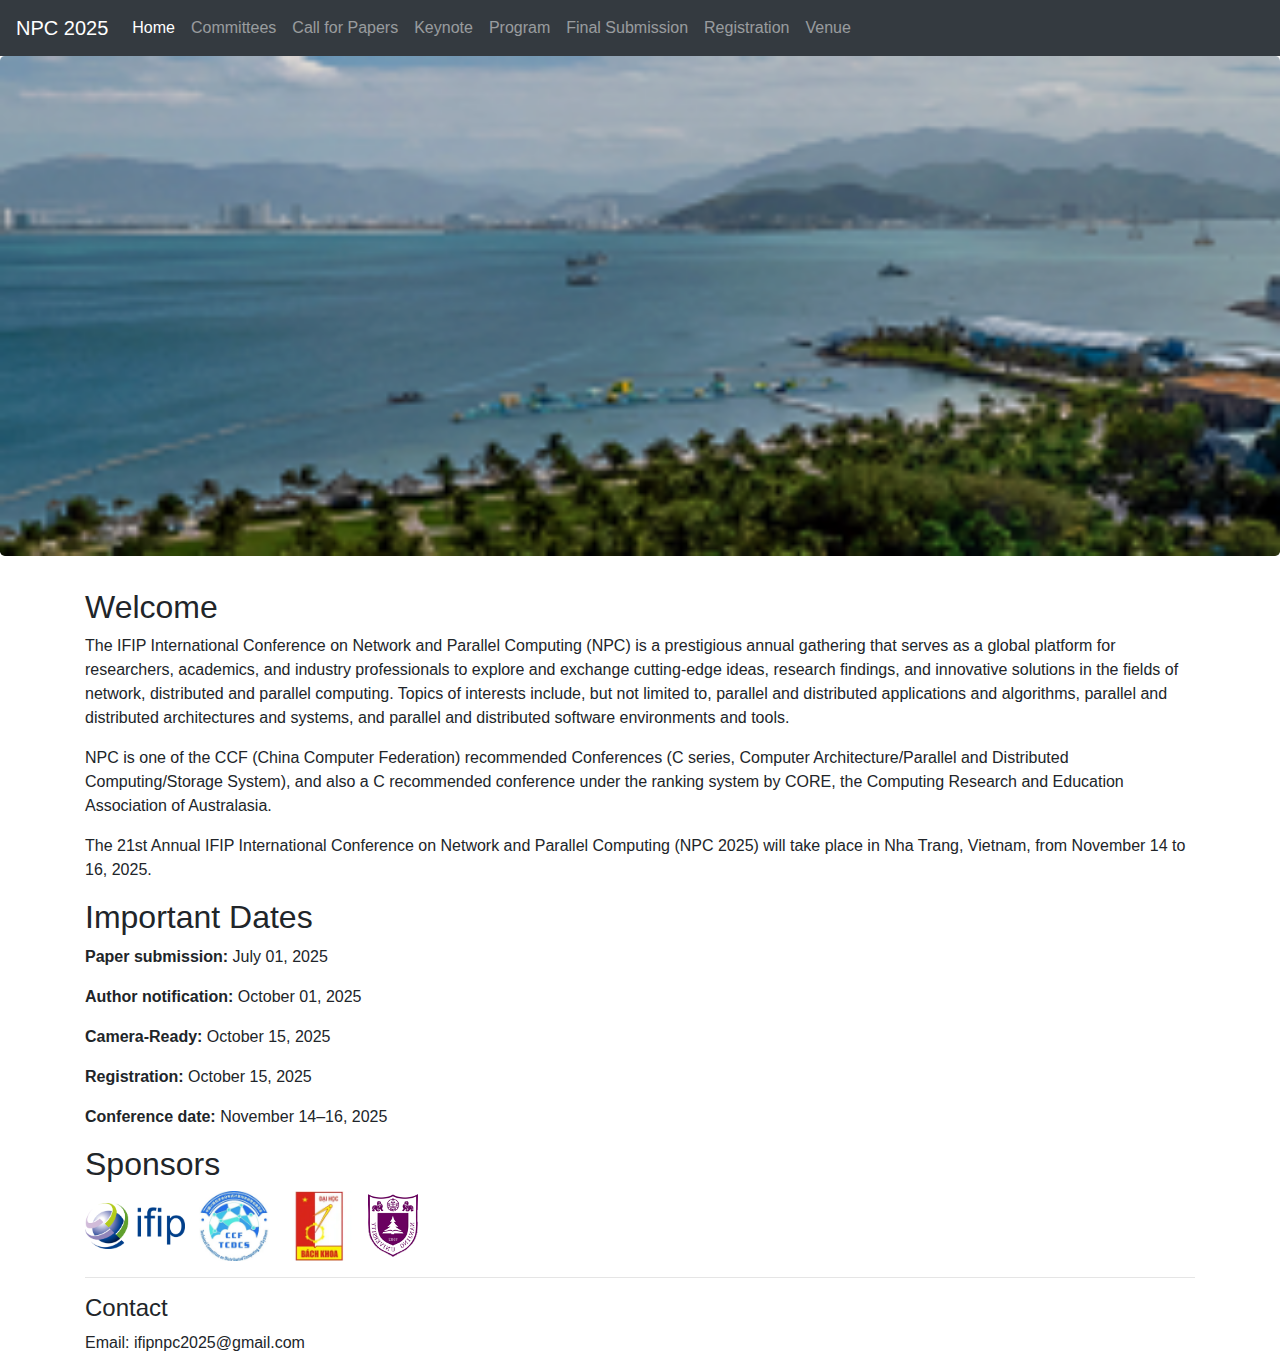
<file: index.html>
<!doctype html>
<html lang="en">

<head>
    <meta charset="utf-8">
    <meta name="viewport" content="width=device-width, initial-scale=1, shrink-to-fit=no">
    <meta name="description"
        content="">
    <title>NPC 2025</title>
    <link href="bootstrap.min.css" rel="stylesheet">
    <link href="jumbotron.css" rel="stylesheet">
</head>

<body>
    <nav class="navbar navbar-expand-md navbar-dark fixed-top bg-dark">
        <a class="navbar-brand" href="#">NPC 2025</a>
        <button class="navbar-toggler" type="button" data-toggle="collapse" data-target="#navbarNav"
            aria-controls="navbarNav" aria-expanded="false" aria-label="Toggle navigation">
            <span class="navbar-toggler-icon"></span>
        </button>
        <div class="collapse navbar-collapse" id="navbarNav">
            <ul class="navbar-nav mr-auto">
                <li class="nav-item active">
                    <a class="nav-link" href="index.html">Home</a>
                </li>
                <li class="nav-item">
                    <a class="nav-link" href="committees.html">Committees</a>
                </li>
                <li class="nav-item">
                    <a class="nav-link" href="call.html">Call for Papers</a>
                </li>
                <li class="nav-item">
                    <a class="nav-link" href="keynote.html">Keynote</a>
                </li>
                <li class="nav-item">
                    <a class="nav-link" href="program.html"> Program</a>
                </li>
                <li class="nav-item">
                    <a class="nav-link" href="submission.html">Final Submission</a>
                </li>
                <li class="nav-item">
                    <a class="nav-link" href="registration.html">Registration</a>
                </li>
                <li class="nav-item">
                    <a class="nav-link" href="venue.html">Venue</a>
                </li>
            </ul>
        </div>
    </nav>

    <main role="main">
        <div class="jumbotron" style="position: relative;">
            <div class="container" style="position: absolute; bottom: 10px; right: -550px;" >
               <!--  <FONT COLOR="white">
                <h2>NPC 2025</h2>
                <p> <h5></h5></p>
                <p><h4> Nha Trang, Vietnam, November 14-16, 2025 </h4></p>
            </div></font> -->
            </div>
        </div>

        <div class="container">
            <div class="row">
                <div class="col-md-12">
                    <h2>Welcome</h2>
                    <p>The IFIP International Conference on Network and Parallel Computing (NPC) is a prestigious annual gathering that serves as a global platform for researchers, academics, and industry professionals to explore and exchange cutting-edge ideas, research findings, and innovative solutions in the fields of network, distributed and parallel computing. Topics of interests include, but not limited to, parallel and distributed applications and algorithms, parallel and distributed architectures and systems, and parallel and distributed software environments and tools.</p>
                    <p>NPC is one of the CCF (China Computer Federation) recommended Conferences (C series, Computer Architecture/Parallel and Distributed Computing/Storage System), and also a C recommended conference under the ranking system by CORE, the Computing Research and Education Association of Australasia.</p>
                    <p>The 21st Annual IFIP International Conference on Network and Parallel Computing (NPC 2025) will take place in Nha Trang, Vietnam, from November 14 to 16, 2025.
                    </p>

            <h2>Important Dates</h2>
                <p><strong>Paper submission:</strong> July 01, 2025</p>
                <p><strong>Author notification:</strong> October 01, 2025</p>
                <p><strong>Camera-Ready:</strong> October 15, 2025</p>
                <p><strong>Registration:</strong> October 15, 2025</p>
                <p><strong>Conference date:</strong> November 14–16, 2025</p>
                </div>
            </div>
            <h2>Sponsors</h2>
                <img src="photo/s1.png" alt="Image 0" width="100" style="margin-right: 10px;">
                <img src="photo/s2.png" alt="Image 1" width="70" style="margin-right: 10px;">
                <img src="photo/s3.png" alt="Image 2" width="70" style="margin-right: 10px;">
                <img src="photo/s4.png" alt="Image 2" width="50" style="margin-right: 10px;">
            <hr>
            <h4> Contact </h4>
            <p> Email: ifipnpc2025@gmail.com</p>
        </div>
    </main>

    <script src="jquery-3.2.1.slim.min.js"></script>
    <script src="popper.min.js"></script>
    <script src="bootstrap.min.js"></script>
</body>

</html>
</file>
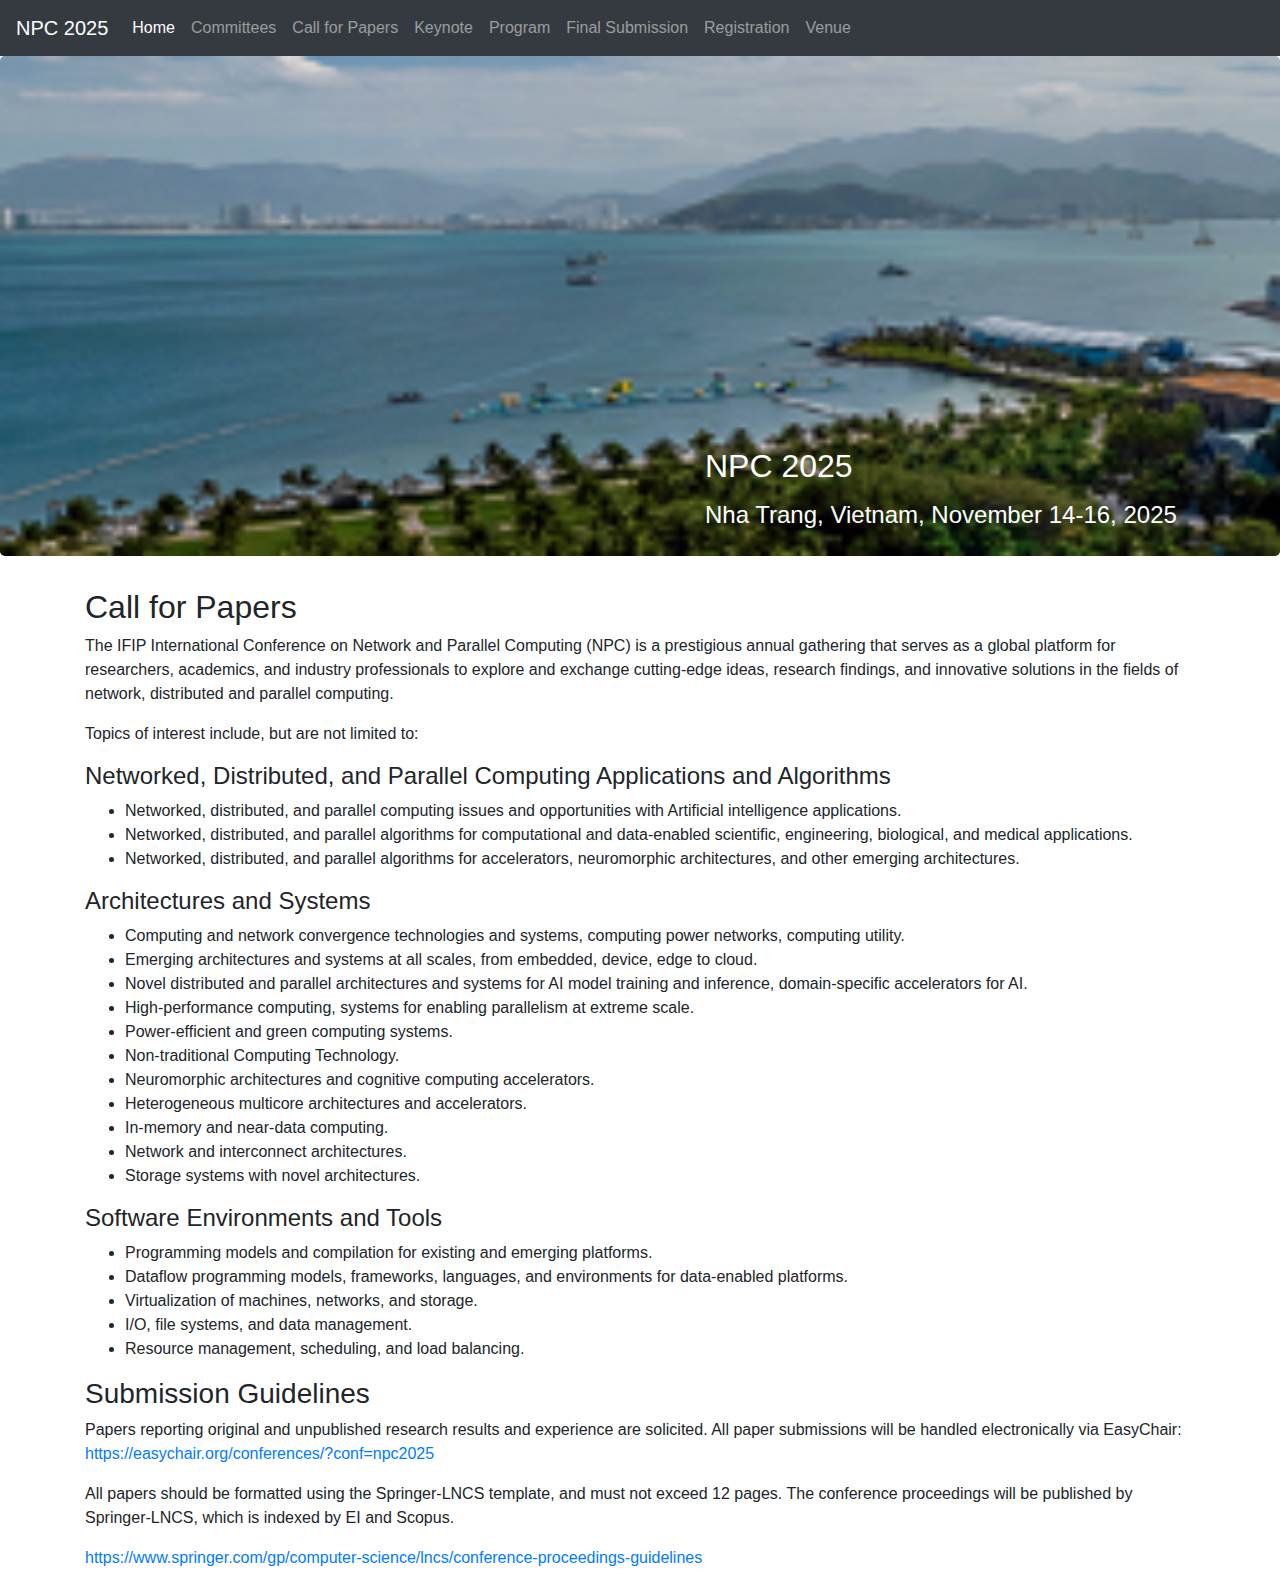
<file: call.html>
<!doctype html>
<html lang="en">

<head>
    <meta charset="utf-8">
    <meta name="viewport" content="width=device-width, initial-scale=1, shrink-to-fit=no">
    <meta name="description"
        content="">
    <title>NPC 2025</title>
    <link href="bootstrap.min.css" rel="stylesheet">
    <link href="jumbotron.css" rel="stylesheet">
</head>

<body>
    <nav class="navbar navbar-expand-md navbar-dark fixed-top bg-dark">
        <a class="navbar-brand" href="index.html">NPC 2025</a>
        <button class="navbar-toggler" type="button" data-toggle="collapse" data-target="#navbarNav"
            aria-controls="navbarNav" aria-expanded="false" aria-label="Toggle navigation">
            <span class="navbar-toggler-icon"></span>
        </button>
        <div class="collapse navbar-collapse" id="navbarNav">
            <ul class="navbar-nav mr-auto">
                <li class="nav-item active">
                    <a class="nav-link" href="index.html">Home</a>
                </li>
                <li class="nav-item">
                    <a class="nav-link" href="committees.html">Committees</a>
                </li>
                <li class="nav-item">
                    <a class="nav-link" href="call.html">Call for Papers</a>
                </li>
                <li class="nav-item">
                    <a class="nav-link" href="key.html">Keynote</a>
                </li>
                <li class="nav-item">
                    <a class="nav-link" href="program.html"> Program</a>
                </li>
                <li class="nav-item">
                    <a class="nav-link" href="submission.html">Final Submission</a>
                </li>
                <li class="nav-item">
                    <a class="nav-link" href="registration.html">Registration</a>
                </li>
                <li class="nav-item">
                    <a class="nav-link" href="venue.html">Venue</a>
                </li>
            </ul>
        </div>
    </nav>

    <main role="main">
        <div class="jumbotron" style="position: relative;">
            <div class="container" style="position: absolute; bottom: 10px; right: -550px;" ><FONT COLOR="white">
                <h2>NPC 2025</h2>
                <p> <h5></h5></p>
                <p><h4> Nha Trang, Vietnam, November 14-16, 2025 </h4></p>
            </div></font>
        </div>

        <div class="container">
            <div class="row">
                <div class="col-md-12">
                    <h2>Call for Papers</h2>
                    <p>
                    The IFIP International Conference on Network and Parallel Computing (NPC) is a prestigious annual gathering that serves as a global platform for researchers, academics, and industry professionals to explore and exchange cutting-edge ideas, research findings, and innovative solutions in the fields of network, distributed and parallel computing.</p>
                    <p>Topics of interest include, but are not limited to:</p>
                        <h4>Networked, Distributed, and Parallel Computing Applications and Algorithms</h4>
                        <ul>
                            <li>Networked, distributed, and parallel computing issues and opportunities with Artificial intelligence applications.</li>
                            <li>Networked, distributed, and parallel algorithms for computational and data-enabled scientific, engineering, biological, and medical applications.</li>
                            <li>Networked, distributed, and parallel algorithms for accelerators, neuromorphic architectures, and other emerging architectures.</li>
                        </ul>
                        <h4>Architectures and Systems</h4>
                        <ul>
                            <li>Computing and network convergence technologies and systems, computing power networks, computing utility.</li>
                            <li>Emerging architectures and systems at all scales, from embedded, device, edge to cloud.</li>
                            <li>Novel distributed and parallel architectures and systems for AI model training and inference, domain-specific accelerators for AI.</li>
                            <li>High-performance computing, systems for enabling parallelism at extreme scale.</li>
                            <li>Power-efficient and green computing systems.</li>
                            <li>Non-traditional Computing Technology.</li>
                            <li>Neuromorphic architectures and cognitive computing accelerators.</li>
                            <li>Heterogeneous multicore architectures and accelerators.</li>
                            <li>In-memory and near-data computing.</li>
                            <li>Network and interconnect architectures.</li>
                            <li>Storage systems with novel architectures.</li>
                        </ul>
                        <h4>Software Environments and Tools</h4>
                        <ul>
                            <li>Programming models and compilation for existing and emerging platforms.</li>
                            <li>Dataflow programming models, frameworks, languages, and environments for data-enabled platforms.</li>
                            <li>Virtualization of machines, networks, and storage.</li>
                            <li>I/O, file systems, and data management.</li>
                            <li>Resource management, scheduling, and load balancing.</li>
                        </ul>

                        <h3> Submission Guidelines</h3>
                            <p>Papers reporting original and unpublished research results and experience are solicited. All paper submissions will be handled electronically via EasyChair: 
                            <a href="https://easychair.org/conferences/?conf=npc2025" target="_blank">https://easychair.org/conferences/?conf=npc2025</a></p>

                            <p>All papers should be formatted using the Springer-LNCS template, and must not exceed 12 pages. The conference proceedings will be published by Springer-LNCS, which is indexed by EI and Scopus.</p>
                            <p><a href="https://www.springer.com/gp/computer-science/lncs/conference-proceedings-guidelines">https://www.springer.com/gp/computer-science/lncs/conference-proceedings-guidelines</a></p>

                </div>
            </div>
            <!-- <hr> -->
        </div>
    </main>

    <script src="jquery-3.2.1.slim.min.js"></script>
    <script src="popper.min.js"></script>
    <script src="bootstrap.min.js"></script>
</body>

</html>
</file>
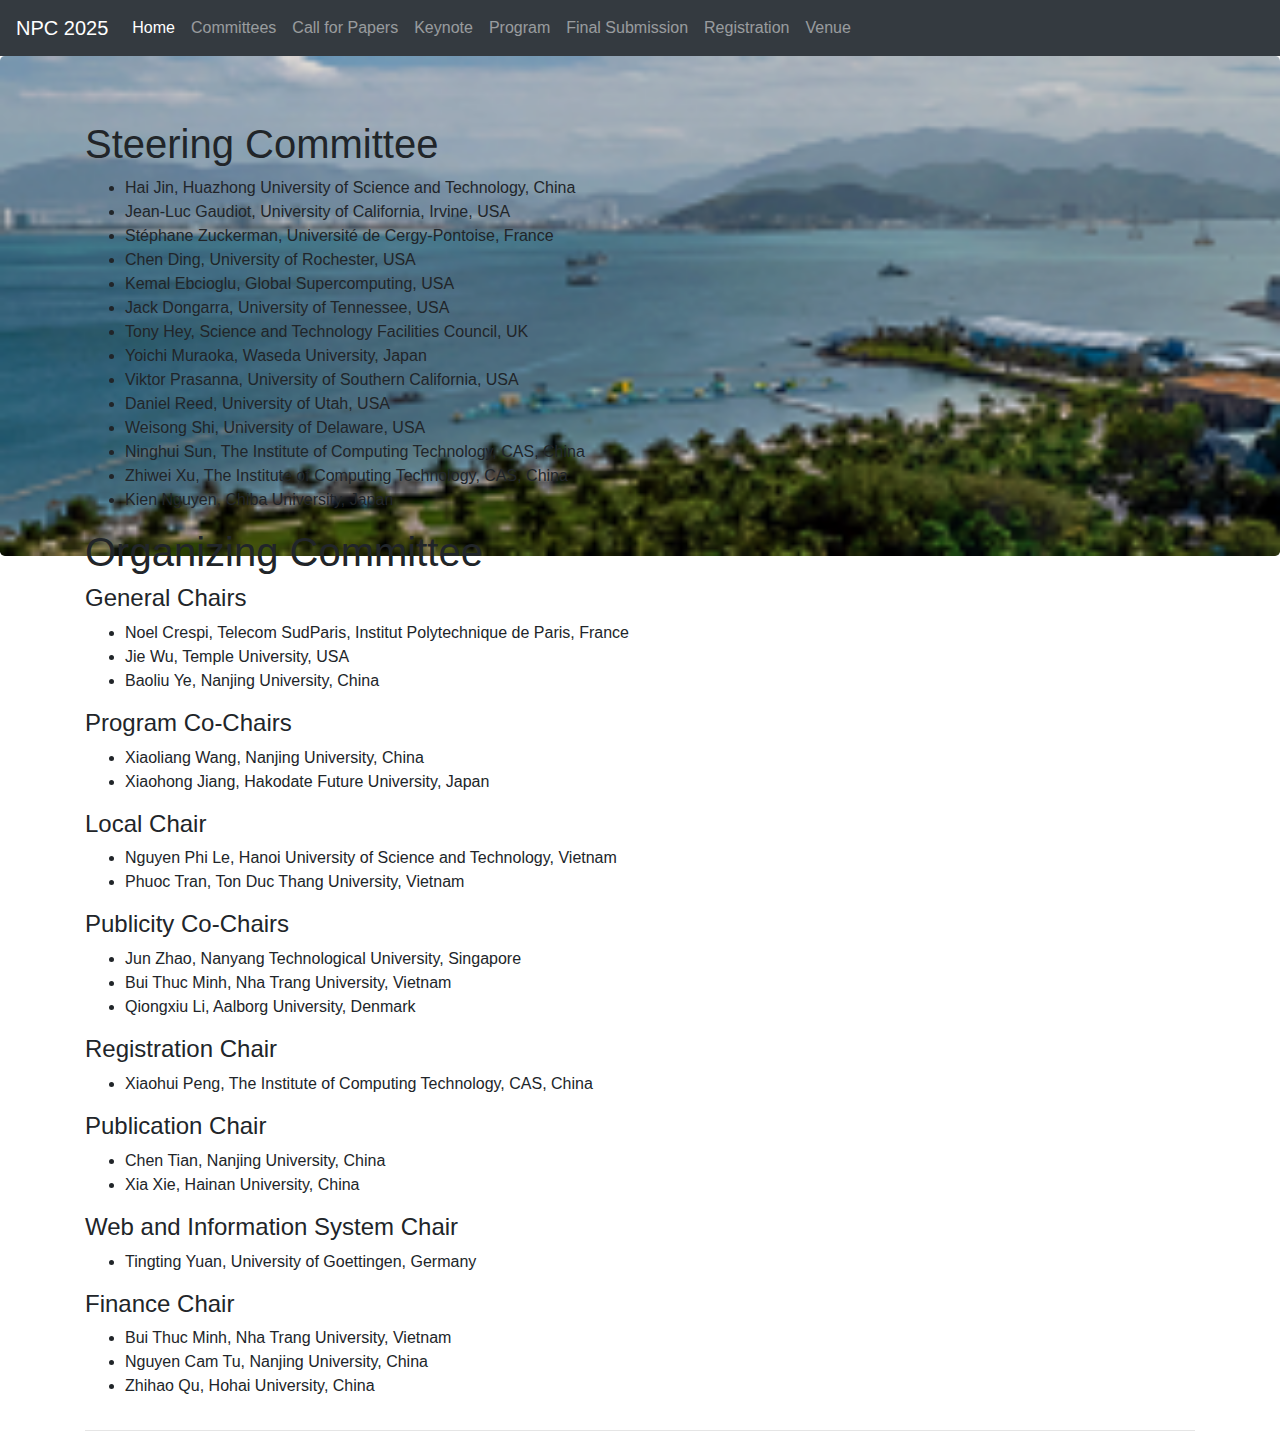
<file: committees.html>
<!doctype html>
<html lang="en">

<head>
    <meta charset="utf-8">
    <meta name="viewport" content="width=device-width, initial-scale=1, shrink-to-fit=no">
    <meta name="description"
        content="">
    <title>NPC 2025</title>
    <link href="bootstrap.min.css" rel="stylesheet">
    <link href="jumbotron.css" rel="stylesheet">
</head>

<body>
    <nav class="navbar navbar-expand-md navbar-dark fixed-top bg-dark">
        <a class="navbar-brand" href="index.html">NPC 2025</a>
        <button class="navbar-toggler" type="button" data-toggle="collapse" data-target="#navbarNav"
            aria-controls="navbarNav" aria-expanded="false" aria-label="Toggle navigation">
            <span class="navbar-toggler-icon"></span>
        </button>
        <div class="collapse navbar-collapse" id="navbarNav">
            <ul class="navbar-nav mr-auto">
                <li class="nav-item active">
                    <a class="nav-link" href="index.html">Home</a>
                </li>
                <li class="nav-item">
                    <a class="nav-link" href="committees.html">Committees</a>
                </li>
                <li class="nav-item">
                    <a class="nav-link" href="call.html">Call for Papers</a>
                </li>
                <li class="nav-item">
                    <a class="nav-link" href="keynote.html">Keynote</a>
                </li>
                <li class="nav-item">
                    <a class="nav-link" href="program.html"> Program</a>
                </li>
                <li class="nav-item">
                    <a class="nav-link" href="submission.html">Final Submission</a>
                </li>
                <li class="nav-item">
                    <a class="nav-link" href="registration.html">Registration</a>
                </li>
                <li class="nav-item">
                    <a class="nav-link" href="venue.html">Venue</a>
                </li>
            </ul>
        </div>
    </nav>

    <main role="main">
        <div class="jumbotron" style="position: relative;">
            <div class="container" style="position: absolute; bottom: 10px; right: -550px;" >
               <!--  <FONT COLOR="white">
                <h2>NPC 2025</h2>
                <p> <h5></h5></p>
                <p><h4> Nha Trang, Vietnam, November 14-16, 2025 </h4></p>
            </div></font> -->
        </div>


        <div class="container">
            <div class="row">
                <div class="col-md-12">

        <h1>Steering Committee</h1>
        <ul>
            <li>Hai Jin, Huazhong University of Science and Technology, China</li>
            <li>Jean-Luc Gaudiot, University of California, Irvine, USA</li>
            <li>Stéphane Zuckerman, Université de Cergy-Pontoise, France</li>
            <li>Chen Ding, University of Rochester, USA</li>
            <li>Kemal Ebcioglu, Global Supercomputing, USA</li>
            <li>Jack Dongarra, University of Tennessee, USA</li>
            <li>Tony Hey, Science and Technology Facilities Council, UK</li>
            <li>Yoichi Muraoka, Waseda University, Japan</li>
            <li>Viktor Prasanna, University of Southern California, USA</li>
            <li>Daniel Reed, University of Utah, USA</li>
            <li>Weisong Shi, University of Delaware, USA</li>
            <li>Ninghui Sun, The Institute of Computing Technology, CAS, China</li>
            <li>Zhiwei Xu, The Institute of Computing Technology, CAS, China</li>
            <li>Kien Nguyen, Chiba University, Japan</li>
        </ul>

        <h1>Organizing Committee</h1>
            <h4>General Chairs</h4>
                <ul>
                    <li>Noel Crespi, Telecom SudParis, Institut Polytechnique de Paris, France</li>
                    <li>Jie Wu, Temple University, USA</li>
                    <li>Baoliu Ye, Nanjing University, China</li>
                </ul>

                <h4>Program Co-Chairs</h4>
                <ul>
                    <li>Xiaoliang Wang, Nanjing University, China</li>
                    <li>Xiaohong Jiang, Hakodate Future University, Japan</li>
                </ul>

                <h4>Local Chair</h4>
                <ul>
                    <li>Nguyen Phi Le, Hanoi University of Science and Technology, Vietnam</li>
                    <li>Phuoc Tran, Ton Duc Thang University, Vietnam</li>
                </ul>

                <h4>Publicity Co-Chairs</h4>
                <ul>
                    <li>Jun Zhao, Nanyang Technological University, Singapore</li>
                    <li>Bui Thuc Minh, Nha Trang University, Vietnam</li>
                    <li>Qiongxiu Li, Aalborg University, Denmark</li>
                </ul>

                <h4>Registration Chair</h4>
                <ul>
                    <li>Xiaohui Peng, The Institute of Computing Technology, CAS, China</li>
                </ul>

                <h4>Publication Chair</h4>
                <ul>
                    <li>Chen Tian, Nanjing University, China</li>
                    <li>Xia Xie, Hainan University, China</li>
                </ul>

                <h4>Web and Information System Chair</h4>
                <ul>
                    <li>Tingting Yuan, University of Goettingen, Germany</li>
                </ul>

                <h4>Finance Chair</h4>
                <ul>
                    <li>Bui Thuc Minh, Nha Trang University, Vietnam</li>
                    <li>Nguyen Cam Tu, Nanjing University, China</li>
                    <li>Zhihao Qu, Hohai University, China</li>
                </ul>
                </div>
            </div>
            <hr>
        </div>
    </main>

    <script src="jquery-3.2.1.slim.min.js"></script>
    <script src="popper.min.js"></script>
    <script src="bootstrap.min.js"></script>
</body>

</html>
</file>
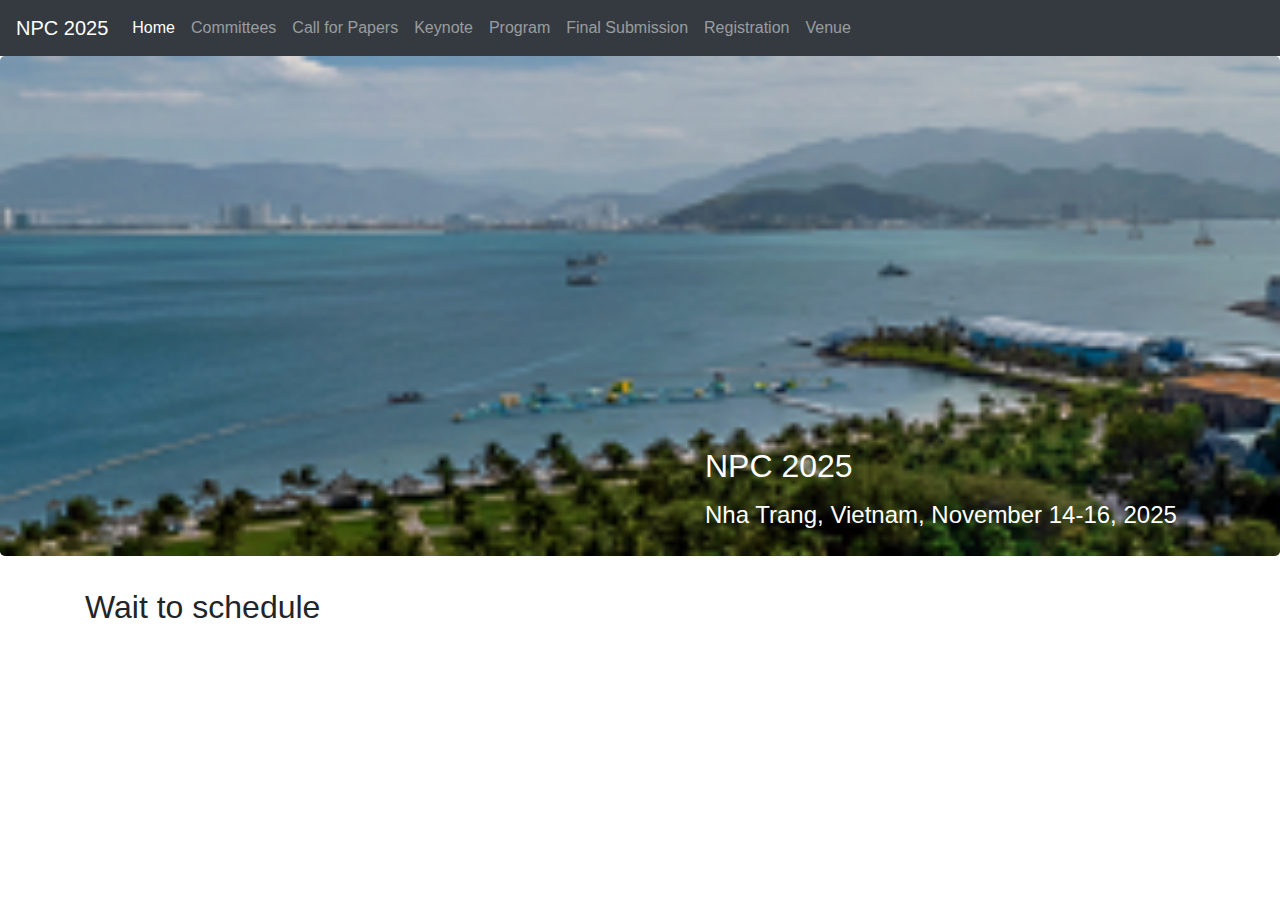
<file: key.html>
<!doctype html>
<html lang="en">

<head>
    <meta charset="utf-8">
    <meta name="viewport" content="width=device-width, initial-scale=1, shrink-to-fit=no">
    <meta name="description"
        content="The 21st IFIP International Conference 
on Network and Parallel Computing,November 14-16, Nha Trang, Vietnam
">
    <title>NPC 2025</title>
    <link href="bootstrap.min.css" rel="stylesheet">
    <link href="jumbotron.css" rel="stylesheet">
</head>

<body>
    <nav class="navbar navbar-expand-md navbar-dark fixed-top bg-dark">
        <a class="navbar-brand" href="#">NPC 2025</a>
        <button class="navbar-toggler" type="button" data-toggle="collapse" data-target="#navbarNav"
            aria-controls="navbarNav" aria-expanded="false" aria-label="Toggle navigation">
            <span class="navbar-toggler-icon"></span>
        </button>
        <div class="collapse navbar-collapse" id="navbarNav">
            <ul class="navbar-nav mr-auto">
                <li class="nav-item active">
                    <a class="nav-link" href="index.html">Home</a>
                </li>
                <li class="nav-item">
                    <a class="nav-link" href="committees.html">Committees</a>
                </li>
                <li class="nav-item">
                    <a class="nav-link" href="call.html">Call for Papers</a>
                </li>
                <li class="nav-item">
                    <a class="nav-link" href="key.html">Keynote</a>
                </li>
                <li class="nav-item">
                    <a class="nav-link" href="program.html"> Program</a>
                </li>
                <li class="nav-item">
                    <a class="nav-link" href="submission.html">Final Submission</a>
                </li>
                <li class="nav-item">
                    <a class="nav-link" href="registration.html">Registration</a>
                </li>
                <li class="nav-item">
                    <a class="nav-link" href="venue.html">Venue</a>
                </li>
            </ul>
        </div>
    </nav>

    <main role="main">
        <div class="jumbotron" style="position: relative;">
            <div class="container" style="position: absolute; bottom: 10px; right: -550px;" ><FONT COLOR="white">
                <h2>NPC 2025</h2>
                <p> <h5></h5></p>
                <p><h4> Nha Trang, Vietnam, November 14-16, 2025 </h4></p>
            </div></font>
        </div>

        <div class="container">
            <div class="row">
                <div class="col-md-12">
                    <h2>Wait to schedule</h2>
                </div>
            </div>
        </div>
    </main>

    <script src="jquery-3.2.1.slim.min.js"></script>
    <script src="popper.min.js"></script>
    <script src="bootstrap.min.js"></script>
</body>

</html>
</file>
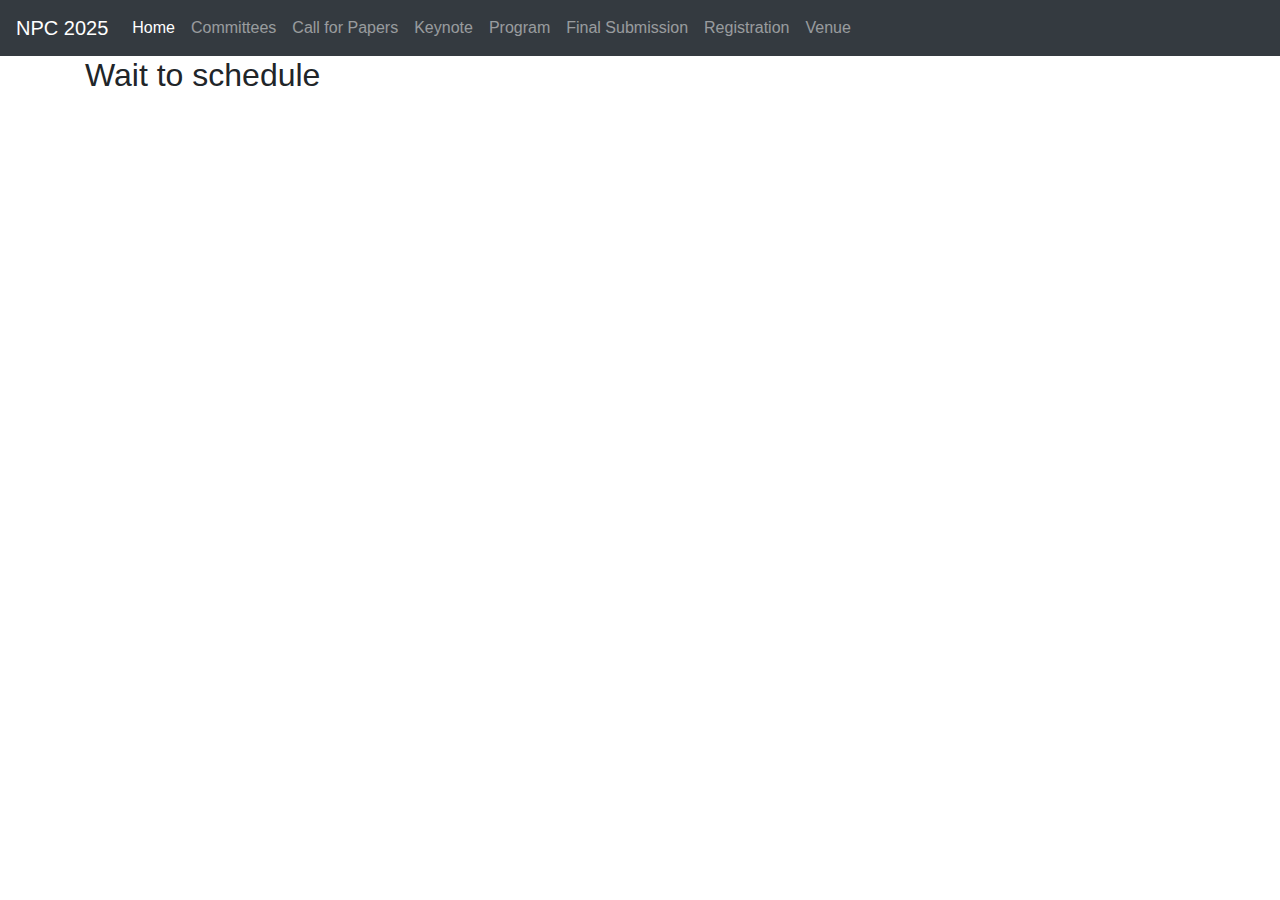
<file: keynote.html>
<!doctype html>
<html lang="en">

<head>
    <meta charset="utf-8">
    <meta name="viewport" content="width=device-width, initial-scale=1, shrink-to-fit=no">
    <meta name="description"
        content="The 21st IFIP International Conference 
on Network and Parallel Computing,November 14-16, Nha Trang, Vietnam
">
    <title>NPC 2025</title>
    <link href="bootstrap.min.css" rel="stylesheet">
    <link href="jumbotron.css" rel="stylesheet">
</head>

<body>
    <nav class="navbar navbar-expand-md navbar-dark fixed-top bg-dark">
        <a class="navbar-brand" href="#">NPC 2025</a>
        <button class="navbar-toggler" type="button" data-toggle="collapse" data-target="#navbarNav"
            aria-controls="navbarNav" aria-expanded="false" aria-label="Toggle navigation">
            <span class="navbar-toggler-icon"></span>
        </button>
        <div class="collapse navbar-collapse" id="navbarNav">
            <ul class="navbar-nav mr-auto">
                <li class="nav-item active">
                    <a class="nav-link" href="index.html">Home</a>
                </li>
                <li class="nav-item">
                    <a class="nav-link" href="committees.html">Committees</a>
                </li>
                <li class="nav-item">
                    <a class="nav-link" href="call.html">Call for Papers</a>
                </li>
                <li class="nav-item">
                    <a class="nav-link" href="keynote.html">Keynote</a>
                </li>
                <li class="nav-item">
                    <a class="nav-link" href="program.html"> Program</a>
                </li>
                <li class="nav-item">
                    <a class="nav-link" href="submission.html">Final Submission</a>
                </li>
                <li class="nav-item">
                    <a class="nav-link" href="registration.html">Registration</a>
                </li>
                <li class="nav-item">
                    <a class="nav-link" href="venue.html">Venue</a>
                </li>
            </ul>
        </div>
    </nav>

    <main role="main">
<!--         <div class="jumbotron" style="position: relative;">
            <div class="container" style="position: absolute; bottom: 10px; right: -550px;" ><FONT COLOR="white">
                <h2>NPC 2025</h2>
                <p> <h5></h5></p>
                <p><h4> Nha Trang, Vietnam, November 14-16, 2025 </h4></p>
            </div></font>
        </div> -->

        <div class="container">
            <div class="row">
                <div class="col-md-12">
                    <h2>Wait to schedule</h2>
                </div>
            </div>
        </div>
    </main>

    <script src="jquery-3.2.1.slim.min.js"></script>
    <script src="popper.min.js"></script>
    <script src="bootstrap.min.js"></script>
</body>

</html>
</file>
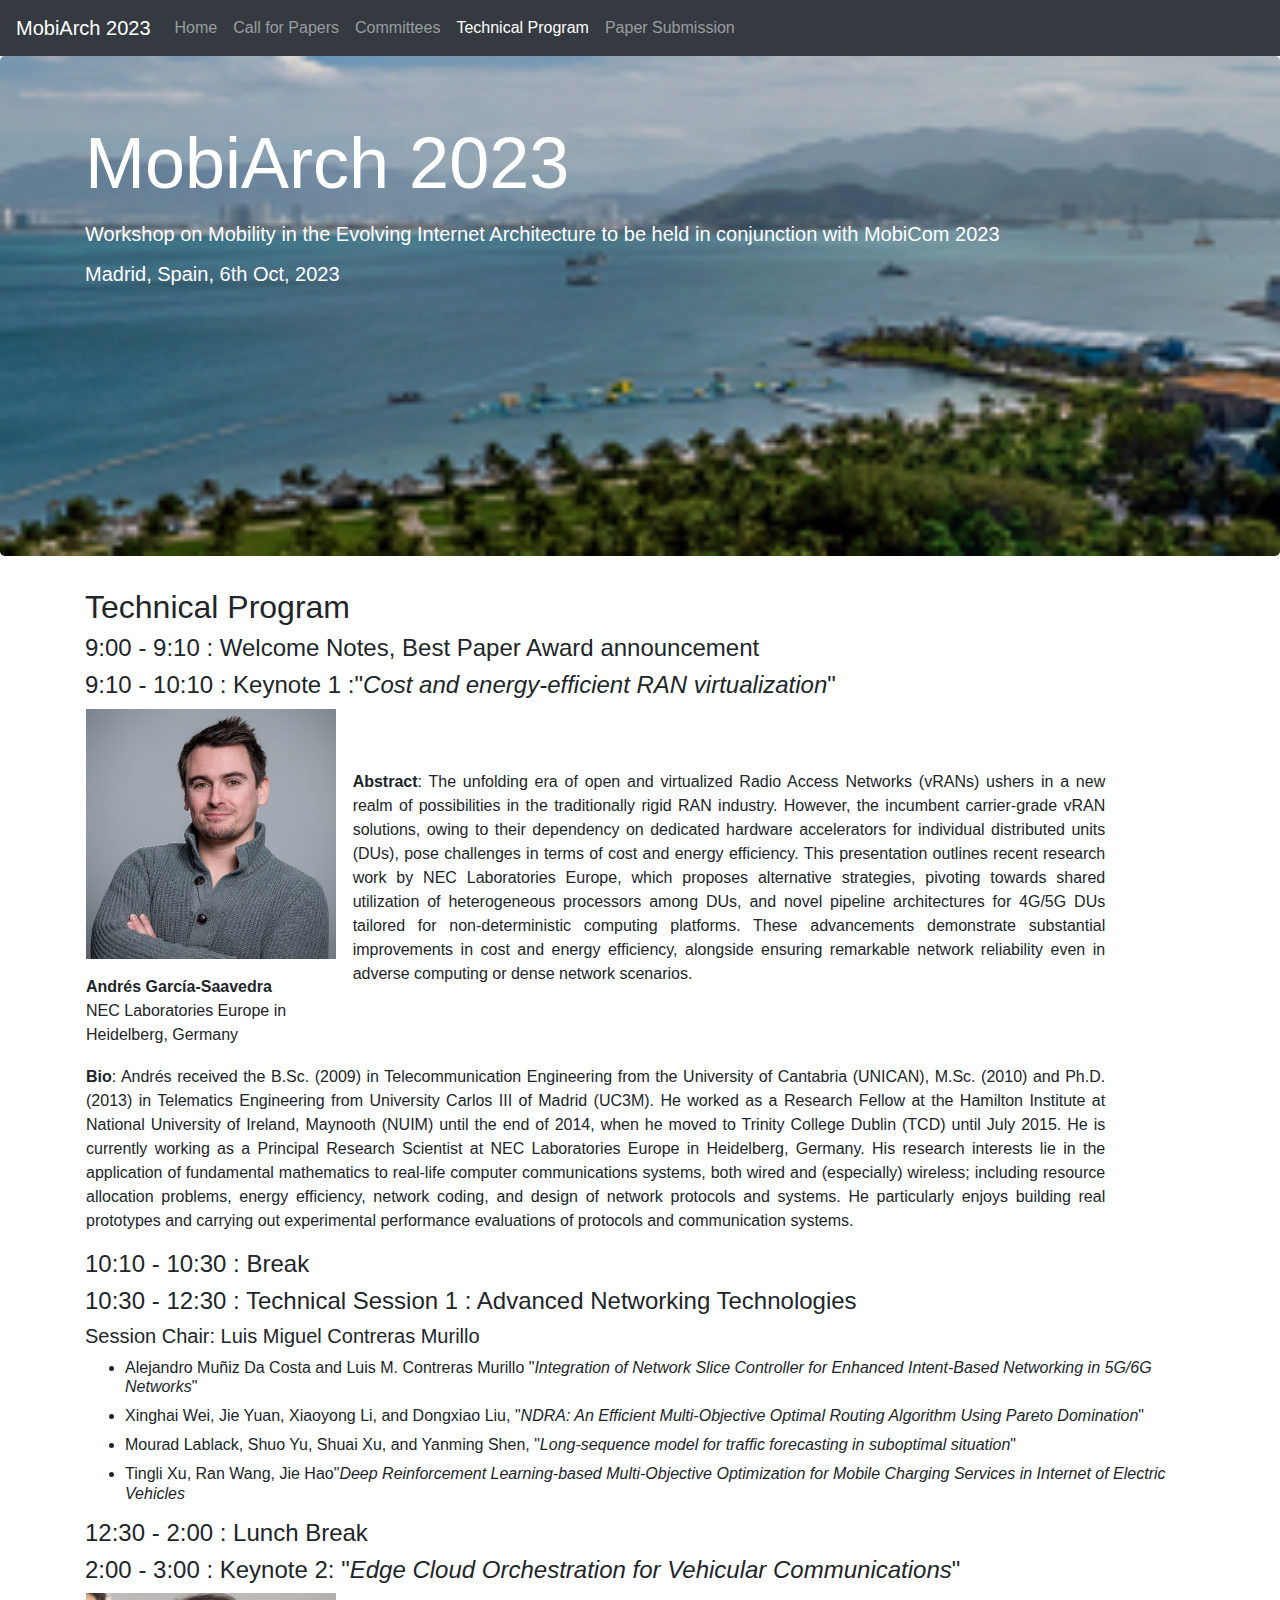
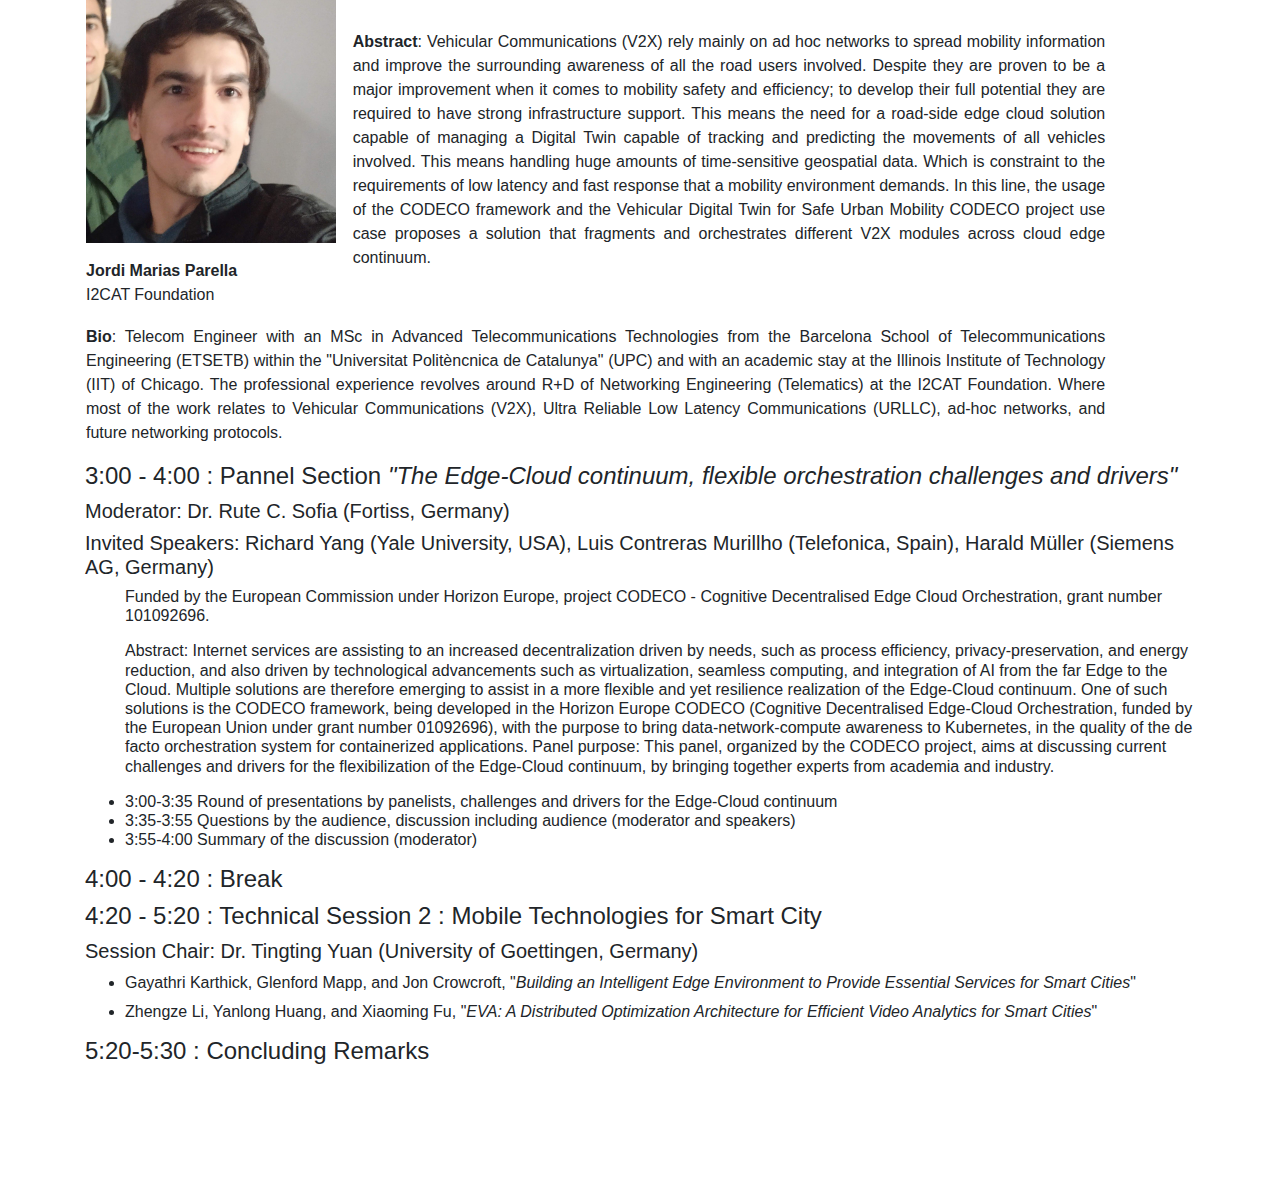
<file: program.html>
<!doctype html>
<html lang="en">

<head>
    <meta charset="utf-8">
    <meta name="viewport" content="width=device-width, initial-scale=1, shrink-to-fit=no">
    <meta name="description"
        content="Workshop on Mobility in the Evolving Internet Architecture to be held in conjunction with MobiCom 2023; Madrid, Spain, 6 Oct, 2023">
    <title>MobiArch 2023</title>
    <link href="bootstrap.min.css" rel="stylesheet">
    <link href="jumbotron.css" rel="stylesheet">
</head>

<body>
    <nav class="navbar navbar-expand-md navbar-dark fixed-top bg-dark">
        <a class="navbar-brand" href="index.html">MobiArch 2023</a>
        <button class="navbar-toggler" type="button" data-toggle="collapse" data-target="#navbarNav"
            aria-controls="navbarNav" aria-expanded="false" aria-label="Toggle navigation">
            <span class="navbar-toggler-icon"></span>
        </button>
        <div class="collapse navbar-collapse" id="navbarNav">
            <ul class="navbar-nav mr-auto">
                <li class="nav-item">
                    <a class="nav-link" href="index.html">Home</a>
                </li>
                <li class="nav-item">
                    <a class="nav-link" href="call.html">Call for Papers</a>
                </li>
                <li class="nav-item">
                    <a class="nav-link" href="committees.html">Committees</a>
                </li>
                <li class="nav-item">
                    <a class="nav-link active" href="program.html">Technical Program</a>
                </li>
                <li class="nav-item">
                    <a class="nav-link" href="submission.html">Paper Submission</a>
                </li>
            </ul>
        </div>
    </nav>

    <main role="main">
        <div class="jumbotron">
            <div class="container"><FONT COLOR="white">
                <h1 class="display-3">MobiArch 2023</h1>
                <p> <h5>Workshop on Mobility in the Evolving Internet Architecture to be held in conjunction with MobiCom
                    2023 </h5></p>
                <p><h5> Madrid, Spain,  <b>  </b> 6th Oct, 2023 </h5></p></font>
           </main>

            <p> </p>
              <div class="container">
            <div class="row">
                <div class="col-md-12">
                    <h2>Technical Program</h2>     
<!-- 
         <h3>&nbsp; </h3>  
           <b><p style="color:red;">To Be Announced</p> </b>
                      <h3>&nbsp; </h3> 
 -->
  
        <!-- <h4> Coming soon</h4>                     -->
                       
        <h4> 9:00  - 9:10  : Welcome Notes, Best Paper Award announcement</h4>
            <!-- Welcome Notes and Keynote 1 : "<i>Digital Twins for 5G and Beyond</i>"</h4> -->

        <h4> 9:10  - 10:10 : Keynote 1 :"<i>Cost and energy-efficient RAN virtualization</i>"</h4>
                    
          <table width="92%" border="0">
            <tr>
              	<td width="12%" valign="top"><p><a href=""><img class="img-circle" src="Andres.jpeg" height="250" alt=""></a></p>
                    <!-- <a href="https://www.linkedin.com/in/tuyen-harry-tran-bba73037/"> --></a>
                	<p><strong>Andrés García-Saavedra</strong><br> NEC Laboratories Europe in Heidelberg, Germany
                	</p>
                </td>
              <td width="66%"><p class="text-justify"> <b>Abstract</b>: The unfolding era of open and virtualized Radio Access Networks (vRANs) ushers in a new realm of possibilities in the traditionally rigid RAN industry. However, the incumbent carrier-grade vRAN solutions, owing to their dependency on dedicated hardware accelerators for individual distributed units (DUs), pose challenges in terms of cost and energy efficiency. This presentation outlines recent research work by NEC Laboratories Europe, which proposes alternative strategies, pivoting towards shared utilization of heterogeneous processors among DUs, and novel pipeline architectures for 4G/5G DUs tailored for non-deterministic computing platforms. These advancements demonstrate substantial improvements in cost and energy efficiency, alongside ensuring remarkable network reliability even in adverse computing or dense network scenarios.
				<br>
            	</p></td>
            </tr>
            <tr>
              <td colspan="2"><p class="text-justify"><b>Bio</b>: Andrés received the B.Sc. (2009) in Telecommunication Engineering from the University of Cantabria (UNICAN), M.Sc. (2010) and Ph.D. (2013) in Telematics Engineering from University Carlos III of Madrid (UC3M). He worked as a Research Fellow at the Hamilton Institute at National University of Ireland, Maynooth (NUIM) until the end of 2014, when he moved to Trinity College Dublin (TCD) until July 2015. He is currently working as a Principal Research Scientist at NEC Laboratories Europe in Heidelberg, Germany. His research interests lie in the application of fundamental mathematics to real-life computer communications systems, both wired and (especially) wireless; including resource allocation problems, energy efficiency, network coding, and design of network protocols and systems. He particularly enjoys building real prototypes and carrying out experimental performance evaluations of protocols and communication systems.
            </p></td>
           	 </table>    
                      
        <h4> 10:10 - 10:30 : Break </h4>
                      
        <h4> 10:30 - 12:30 : Technical Session 1 : Advanced Networking Technologies </h4>
         <!-- RAN and Edge Computing Technologies </h4> -->
        <h5> Session Chair: Luis Miguel Contreras Murillo </h5>

        <ul>
        <li><h6> Alejandro Muñiz Da Costa and Luis M. Contreras Murillo "<i>Integration of Network Slice Controller for Enhanced Intent-Based Networking in 5G/6G Networks</i>"</h6></li>
        <li><h6> Xinghai Wei, Jie Yuan, Xiaoyong Li, and Dongxiao Liu, "<i>NDRA: An Efficient Multi-Objective Optimal Routing Algorithm Using Pareto Domination</i>"</h6></li>
        <li><h6> Mourad Lablack, Shuo Yu, Shuai Xu, and Yanming Shen, "<i>Long-sequence model for traffic forecasting in suboptimal situation</i>" </h6></li>
        <li><h6> Tingli Xu, Ran Wang, Jie Hao"<i>Deep Reinforcement Learning-based Multi-Objective Optimization for Mobile Charging Services in Internet of Electric Vehicles</i></h6></li> 
        </h6></li>
        </ul>
        
        <h4> 12:30 - 2:00  : Lunch Break</h4>

        <h4> 2:00  - 3:00  : Keynote 2: "<i>Edge Cloud Orchestration for Vehicular Communications</i>"
        </h4>

          <table width="92%" border="0">
            <tr>
              	<td width="12%" valign="top"><p><a href=""><img class="img-circle" src="Jordi.jpeg" height="250" alt=""></a></p>
                	<p><strong>Jordi Marias Parella</strong><br> I2CAT Foundation
                	</p>
                </td>
              <td width="66%"><p class="text-justify"> 
				<b>Abstract</b>: Vehicular Communications (V2X) rely mainly on ad hoc networks to spread mobility information and improve the surrounding awareness of all the road users involved. Despite they are proven to be a major improvement when it comes to mobility safety and efficiency; to develop their full potential they are required to have strong infrastructure support. This means the need for a road-side edge cloud solution capable of managing a Digital Twin capable of tracking and predicting the movements of all vehicles involved. This means handling huge amounts of time-sensitive geospatial data. Which is constraint to the requirements of low latency and fast response that a mobility environment demands. In this line, the usage of the CODECO framework and the Vehicular Digital Twin for Safe Urban Mobility CODECO project use case proposes a solution that fragments and orchestrates different V2X modules across cloud edge continuum.
				<br>
            	</p></td>
            </tr>
            <tr>
              <td colspan="2"><p class="text-justify"><b>Bio</b>: Telecom Engineer with an MSc in Advanced Telecommunications Technologies from the Barcelona School of Telecommunications Engineering (ETSETB) within the "Universitat Politèncnica de Catalunya" (UPC) and with an academic stay at the Illinois Institute of Technology (IIT) of Chicago. The professional experience revolves around R+D of Networking Engineering (Telematics) at the I2CAT Foundation. Where most of the work relates to Vehicular Communications (V2X), Ultra Reliable Low Latency Communications (URLLC), ad-hoc networks, and future networking protocols.
            </p></td>
                      
           </table> 

        <h4> 3:00  - 4:00  : Pannel Section <i>"The Edge-Cloud continuum, flexible orchestration
challenges and drivers"</i></h4>
        <h5> Moderator: Dr. Rute C. Sofia (Fortiss, Germany)</h5>
        <h5> Invited Speakers: Richard Yang (Yale University, USA), Luis Contreras Murillho (Telefonica, Spain), Harald Müller (Siemens AG, Germany)</h5>
        <ul>
            <h6>
            Funded by the European Commission under Horizon Europe, project CODECO - Cognitive Decentralised Edge Cloud Orchestration, grant number 101092696.
            <p> </p>

            Abstract: Internet services are assisting to an increased decentralization driven by needs, such as process efficiency, privacy-preservation, and energy reduction, and also driven by technological advancements such as virtualization, seamless computing, and integration of AI from the far Edge to the Cloud. 
            Multiple solutions are therefore emerging to assist in a more flexible and yet resilience realization of the Edge-Cloud continuum. One of such solutions is the CODECO framework, being developed in the Horizon Europe CODECO (Cognitive Decentralised Edge-Cloud Orchestration, funded by the European Union under grant number 01092696), with the purpose to bring data-network-compute awareness to Kubernetes, in the quality of the de facto orchestration system for containerized applications.

            Panel purpose: This panel, organized by the CODECO project, aims at discussing current challenges and drivers for the flexibilization of the Edge-Cloud continuum, by bringing together experts from academia and industry.
           
            <p> </p>
            <!-- <ul> -->
            <li> 
            3:00-3:35 Round of presentations by panelists, challenges and drivers for the Edge-Cloud continuum
            </li>
            <li> 3:35-3:55 Questions by the audience, discussion including audience (moderator and speakers)
            </li>
            <li> 3:55-4:00 Summary of the discussion (moderator)
            </li>
            <!-- </ul> -->
            
            </h6>
        
        </ul>
        
       
        <h4> 4:00  - 4:20  : Break</h4>

        <h4> 4:20  - 5:20  : Technical Session 2 : Mobile Technologies for Smart City
         <!-- Mobile Radio Access and Mobile Computing Technologies -->
        </h4>
		<h5> Session Chair: Dr. Tingting Yuan (University of Goettingen, Germany)</h5>
        
        <ul>
        <li><h6> Gayathri Karthick, Glenford Mapp, and Jon Crowcroft, "<i>Building an Intelligent Edge Environment to Provide Essential Services for Smart Cities</i>"</h6></li> 
        <li><h6> Zhengze Li, Yanlong Huang, and Xiaoming Fu, "<i>EVA: A Distributed Optimization Architecture for Efficient Video Analytics for Smart Cities</i>" </h6></li>
        </ul>          
                      
        <h4> 5:20-5:30 : Concluding Remarks </h4>

	<!--   <table width="92%" border="0">
		<tr>
			<td width="15%" valign="top"><p><a href=""><img class="img-circle" src="sheng-2015.jpeg" height="250" alt=""></a></p>
				<p><strong><a href="http://web.science.mq.edu.au/~qsheng//">Michael Sheng</a></strong><br> Macquarie University, Australia
				</p>
			</td>
		  <td width="66%"><p class="text-justify"> 
			Worldwide, the population is aging due to increasing life expectancy and decreasing fertility. The significant growth in older population presents many challenges to health and aged care services. Over the past two decades, the Internet of Things (IoT) has gained significant momentum and is widely regarded as an important technology to change the world in the coming decade. Indeed, IoT will play a critical role to improve productivity, operational effectiveness, decision making, and to identify new business service models for social and economic opportunities. Indeed, with the development of low-cost, unobtrusive IoT sensors, along with data analytics and artificial intelligence (AI) technologies, there is now a significant opportunity to improve the wellbeing and quality of life particularly of our older population. In this presentation, we will overview some related research projects and also discuss several research directions.
			<br>
			</p></td>
		</tr>
		<tr>
		  <td colspan="2"><p class="text-justify"><b>Bio</b>: Michael Sheng is a full Professor and Head of School of Computing at Macquarie University, Sydney, Australia. Before moving to Macquarie University, he spent 10 years at School of Computer Science, the University of Adelaide. From 1999 to 2001, he also worked at University of New South Wales as a visiting research fellow. Prior to that, he spent 6 years as a senior software engineer in industries. Michael Sheng’s research interests include the Internet of Things (IoT), service computing, big data analytics, machine learning, pervasive computing, and Web technologies. He is ranked by Microsoft Academic as one of the Most Impactful Authors in Services Computing (ranked Top 5 All Time) and in Web of Things (ranked Top 20 All Time). Michael Sheng is the recipient of AMiner Most Influential Scholar in IoT (2018), ARC (Australian Research Council) Future Fellowship (2014), Chris Wallace Award for Outstanding Research Contribution (2012), and Microsoft Research Fellowship (2003). He is the Vice Chair of the Executive Committee of the IEEE Technical Community on Services Computing (IEEE TCSVC), the Associate Director of Macquarie University Smart Green Cities Research Center, and a member of the ACS (Australian Computer Society) Technical Advisory Board on IoT.
		</p></td>
				  
	   </table> 

        
        <h4> 4:15 - 5:35 : Session 3 : Performance Analysis and Assessment of Mobile Technologies</h4>      
		<h5> Session Chair: Dr. Yipeng Zhou (Macquarie University, Australia)</h5>  


        <ul>
        <li><h6> Joshua Tabor, Shenghong Dai, Varun Sreenivasan and Suman Banerjee, "<i>muCity: A Miniatured Autonomous Vehicle Testbed</i>" </h6></li>
        <li><h6> Behnaz Soltani, Venus Haghighi, Adnan Mahmood, Quan Z. Sheng and Lina Yao, "<i>A Survey on Participant Selection for Federated Learning in Mobile Networks</i>" </h6></li>
        <li><h6> Amirmohammad Pasdar, Young Choon Lee, Seok-Hee Hong and Tongliang Liu, "<i>MAPS: A Dataset for Semantic Profiling and Analysis of Android Applications	</i>"  <b style="color:red">(Best Paper Award)</b></h6>   </li>
        <li><h6> Haitao Liu, Xinyi Zhang, Xiang Zhou, Tianyun Zhang, Yanbiao Li, Zhenyu Li and Gaogang Xie, "<i>When 360° Video Meets 5G: A Measurement Study of Delay in Live Streaming</i>" (Remote presentation)</h6></li>
        </ul>          
        
        <h4> 5:35 - 5:45 : Concluding Remarks & Best Paper Award</h4>
 -->
 
        <br>
        <br>
        <br>
        <br>
        <br>
       
                      
<!-- 
        <h2> Keynote Speakers </h2>
        <br>
        



 -->
         
<!--
           <p>Duration: 9:00 - 15:30</p>
           <p><b>Room: North Ballroom</b></p>
          <table width="100%" border="0">
            <tr>
              <td width="17%">9:00 - 9:30</td>
              <td width="83%">          <b>Welcome </b>
</td>
            </tr>
          </table>
         
          <table width="100%" border="0">
            <tr>
              <td width="17%">9:30 - 10:30</td>
              <td width="83%"><b>Keynote 1</b></td>
            </tr>
            <tr>
              <td>&nbsp;</td>
              <td>Session Chair: Sahar HOTEIT</td>
            </tr>
          </table>
          <p></p
          > <h4>   Revisit Mobility in the 5G Era: New and Old Challenges </h4>

          <table width="92%" border="0">
            <tr>
              <td width="15%" valign="top"><p><a href=""><img class="img-circle" src="peng.png" height="250" alt=""></a></p>
                <p><strong><a href="https://www.cs.purdue.edu/homes/chunyi/">Chunyi Peng</a></strong><br>
               Purdue University, USA</p></td>
              <td width="66%"><p class="text-justify"> Mobility support is a prominent utility service provided by cellular networks to mobile Internet. As the only large-scale wireless network with seamless wide-area mobility support, 5G/4G and its predecessor networks ensure always-connected experience for billions of mobile phones and tens of billions of things no matter where they are and where they go.  

 

In this talk, I would like to talk about technical challenges and progresses for 5G and beyond mobility. With advanced wireless techniques (e.g., wider spectrum, massive MIMO, small cells) and increasing demands (e.g., extreme mobility, 3D coverage, ultra-high availability), 5G mobility faces with not only new problems in emerging scenarios but also old problems which are deteriorated with the mitigation from 4G to 5G. I will first present our recent efforts to reveal and characterize the negative impacts of legacy mechanisms and policies for mobility support, and then discuss potential solutions and ongoing efforts in the community. There is no end for mobile network evolution, which pushes us to even revisit the fundamental limit of next-generation mobility support.   <br>
                </p></td>
            </tr>
            <tr>
              <td colspan="2"><p class="text-justify">Chunyi Peng is an Associate Professor in the Department of Computer Science at Purdue University. Her research interests are on the broad areas of mobile networking, system and security, with a focus on enhancing performance, reliability and security of operational 5G/4G mobile networks and beyond. Her recent research seeks to renovate 5G networks and beyond through AI for networks and formal methods. She is a recipient of NSF CAREER award. She has received several best paper awards including ACM MobiCom Best Community Paper Award in 2016 and in 2017. She is an associate editor of IEEE/ACM Transactions on Networking (TON), IEEE Transactions on Mobile Computing (TMC), IEEE Transactions on Information Forensics and Security (TIFS) and Computer Networks. She has been active in the program committees of networking conferences like MobiCom, MobiSys, NSDI, and INFOCOM. She served as Technical Program Co-Chair for ACM MobiCom 2021.
She holds a Ph.D. in Computer Science from University of California, Los Angeles.</p></td>
                             
            </tr>
          </table>
                       <h3>&nbsp; </h3>
          
          <table width="100%" border="0">
            <tr>
              <td width="17%">10:30 - 12:30</td>
              <td width="83%"><b>Session 1 </b></td>
            </tr>
            <tr>
              <td>&nbsp;</td>
              <td>Session chair: Sahar HOTEIT and Simone FERLIN</td>
            </tr>
          </table>
          <br>
          <ul>
            <li><em>Network Intelligence in 6G: challenges and opportunities (invited paper)</em><br>
              by Albert Banchs, Marco Fiore, Andres Garcia-Saavedra and Marco Gramaglia<br>
              <br>
            </li>
            <li><em> Learning Based Congestion Control Simulator for Mobile Internet Education</em><br>
              by 	Junqin Huang, Linghe Kong, Jiejian Wu, Yutong Liu, Yuchen Li and Zhe Wang.</li> <br>
                    </ul>
                     <ul>
                    <li><em>Internet Islands: First Class Networked Communities in Isolated Regions</em><br>
              by 
                Abdullahi Kutiriko Abubakar, Nishanth Sastry and Mohamed Kassem.<br>
                <br>
            </li>
            <li><em>Meeting 5G Application Requirements - It’s Not Just about Bandwidth</em><br>
              by
           Kwame-Lante Wright and Peter Steenkiste.</li></ul>
                             
                    <h3>&nbsp; </h3>
                    
                    
     <table width="100%" border="0">
            <tr>
              <td width="17%">12:30- 14:00</td>
              <td width="83%">          <b>Lunch Break </b>
</td>
            </tr>
          </table>
                     
              <h3>&nbsp; </h3>      
          <table width="100%" border="0">
                      <tr>
                        <td width="17%">14:00 - 15:00</td>
                        <td width="83%"><b>Keynote 2</b></td>
                      </tr>
                      <tr>
                        <td>&nbsp;</td>
                        <td>Session chair: Stefano SECCI</td>
                      </tr>
                    </table>
          <p></p>
                
                
             <h4>  6G - Vision, use cases, drivers and enablers</h4>

          <table width="92%" border="0">
            <tr>
              <td width="15%" valign="top"><p><a href=""><img class="img-circle" src="koorapaty.png" height="200" alt=""></a></p>
                <p><strong> Havish Koorapaty</strong><br>
              Ericsson, USA</p></td>
              <td width="66%"><p class="text-justify">Each generation of mobile wireless systems has spearheaded a revolution in the way humans connect with each other and consume information. 2G made mobile wireless voice ubiquitous, 3G ushered in the era of mobile data consumption, 4G significantly enriched the forms of media and communications and 5G expanded the benefits of the mobile wireless system well beyond mobile broadband to massive machine type and ultra-reliable low latency critical applications. This talk will present an overall vision for a 6G system to be realized towards the end of this decade. The drivers, use cases and technological enablers for 6G will be discussed with the goal of mapping the journey to a richly connected, intelligent system that will further integrate computing and communications, both wireline and wireless, and become an indispensable foundation for society. </p></td>
            </tr>
            <tr>
              <td colspan="2"><p class="text-justify">Havish Koorapaty received his B.S., M.S., and Ph.D. degrees in Computer Engineering from North Carolina State University in 1991, 1993 and 1996 respectively. He has been with Ericsson Research since 1996, where he has worked in the general area of wireless communications systems including cellular and satellite systems. His work spans a wide range of topics including error control coding, location determination and tracking, mobile phone systems engineering, 4G and 5G broadband wireless system design, wireless backhaul solutions, energy efficiency, spectrum sharing and small cells. He has over 250 technical papers and patents in these areas and was the recipient of the Ericsson Inventor of the Year award in 2016. 
Havish has represented Ericsson in standardization efforts in the 3GPP, TIA, IEEE and ETSI standardization bodies. He has been involved in standardization efforts in 3GPP for 5G NR and LTE including serving as the rapporteur for the licensed-assisted access study and work items. He was the recipient of the 3GPP Excellence Award in 2015. Havish served as a vice-chairman in 3GPP RAN1 from November 2017 to November 2021.
</p></td>
                             
            </tr>   
          <h3>&nbsp; </h3>  
           <table width="100%" border="0">
            <tr>
              <td width="17%">15:00- 15:30</td>
              <td width="83%">          <b>Concluding remarks </b>
</td>
            </tr>
            
          </table>
                    <p>&nbsp;</p>
       <h2>&nbsp;</h2>
 -->                                  
	
    <script src="jquery-3.2.1.slim.min.js"></script>
    <script src="popper.min.js"></script>
    <script src="bootstrap.min.js"></script>
</body>

</html>
</file>
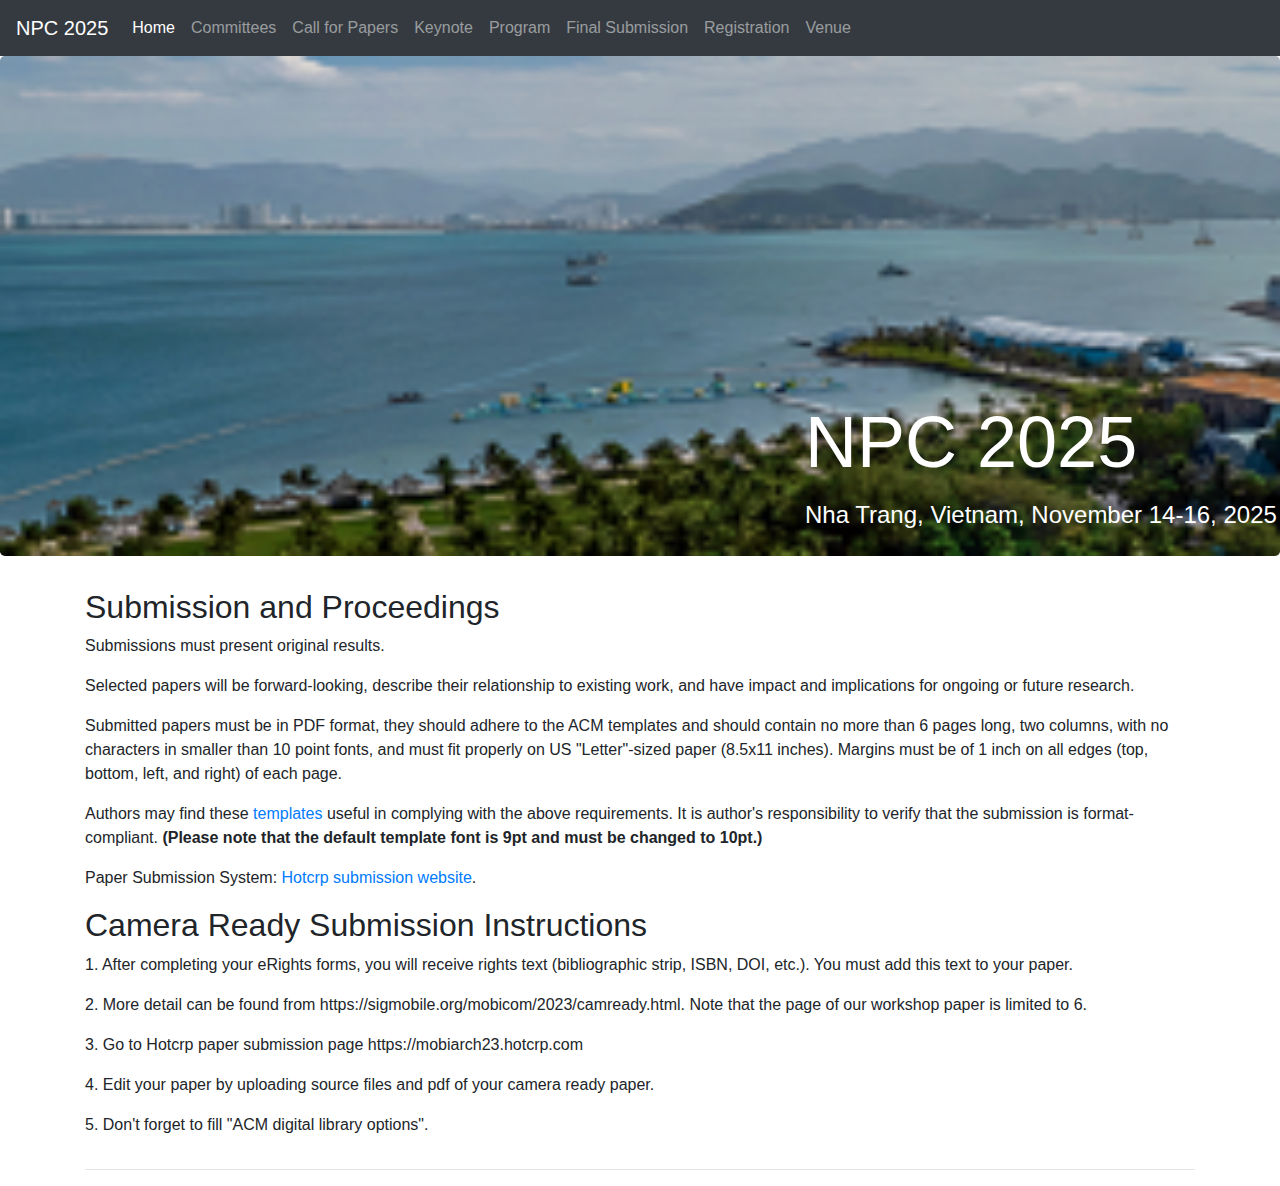
<file: submission.html>
<!doctype html>
<html lang="en">

<head>
    <meta charset="utf-8">
    <meta name="viewport" content="width=device-width, initial-scale=1, shrink-to-fit=no">
    <meta name="description"
        content="The 21st IFIP International Conference on Network and Parallel Computing, November 14-16, Nha Trang, Vietnam
">
    <title>NPC 2025</title>
    <link href="bootstrap.min.css" rel="stylesheet">
    <link href="jumbotron.css" rel="stylesheet">
</head>

<body>
    <nav class="navbar navbar-expand-md navbar-dark fixed-top bg-dark">
        <a class="navbar-brand" href="index.html">NPC 2025</a>
        <button class="navbar-toggler" type="button" data-toggle="collapse" data-target="#navbarNav"
            aria-controls="navbarNav" aria-expanded="false" aria-label="Toggle navigation">
            <span class="navbar-toggler-icon"></span>
        </button>
        <div class="collapse navbar-collapse" id="navbarNav">
            <ul class="navbar-nav mr-auto">
                <li class="nav-item active">
                    <a class="nav-link" href="index.html">Home</a>
                </li>
                <li class="nav-item">
                    <a class="nav-link" href="committees.html">Committees</a>
                </li>
                <li class="nav-item">
                    <a class="nav-link" href="call.html">Call for Papers</a>
                </li>
                <li class="nav-item">
                    <a class="nav-link" href="keynote.html">Keynote</a>
                </li>
                <li class="nav-item">
                    <a class="nav-link" href="program.html"> Program</a>
                </li>
                <li class="nav-item">
                    <a class="nav-link" href="submission.html">Final Submission</a>
                </li>
                <li class="nav-item">
                    <a class="nav-link" href="registration.html">Registration</a>
                </li>
                <li class="nav-item">
                    <a class="nav-link" href="venue.html">Venue</a>
                </li>
            </ul>
        </div>
    </nav>

    <main role="main">
        <div class="jumbotron" style="position: relative;">
            <div class="container" style="position: absolute; bottom: 10px; right: -650px;" ><FONT COLOR="white">
                <h3 class="display-3">NPC 2025</h3>
                <p> <h5></h5></p>
                <p><h4> Nha Trang, Vietnam, November 14-16, 2025 </h4></p>
            </div></font>
        </div>

        <div class="container">
            <div class="row">
                <div class="col-md-12">
                
                   <!--  <h3><FONT COLOR="red"> Updates</h3>
                        <p> <b>[June 21st] Due to the travel restrictions still in effect in some countries, we are exploring ways to make a hybrid option available for presenters or participants unable to attend in person. Accordingly, we encourage submissions regardless of your ability to attend the Workshop in person.</b>
                    </font> -->
                
                    <h2>Submission and Proceedings</h2>
                    <p>Submissions must present original results.</p>
                    <p>Selected papers will be forward-looking, describe
                        their relationship to existing work, and have impact and implications for ongoing or future
                        research.</p>
                    <p>Submitted papers must be in PDF format, they should adhere to the ACM templates and should contain no more than 6 pages long, two columns, with no characters in
                        smaller than 10 point fonts, and must fit properly on US "Letter"-sized paper (8.5x11 inches).
                        Margins must be of 1 inch on all edges (top, bottom, left, and right) of each page.</p>
                    
                 <p> Authors may find these  <a
                            href="https://www.acm.org/publications/proceedings-template">templates</a>  useful in complying with the above requirements. It is author's responsibility to verify that the submission is format-compliant. <b>(Please note that the default template font is 9pt and must be changed to 10pt.) </b></p>                      
                    <p> Paper Submission System: <a
                            href="https://mobiarch23.hotcrp.com/">Hotcrp submission
                            website</a>.</p>
                    
                    <h2>Camera Ready Submission Instructions</h2>
                    <p> 1. After completing your eRights forms, you will receive rights text (bibliographic strip, ISBN,  DOI, etc.). You must add this text to your paper. </p>
                    <p> 2. More detail can be found from https://sigmobile.org/mobicom/2023/camready.html. Note that the page of our workshop paper is limited to 6.
                    <p> 3. Go to Hotcrp paper submission page https://mobiarch23.hotcrp.com</p>
                    <p> 4. Edit your paper by uploading source files and pdf of your camera ready paper. </p>
                    <p> 5. Don't forget to fill "ACM digital library options".
                    
                </div>
            </div>
            <hr>
        </div>
    </main>

    <script src="jquery-3.2.1.slim.min.js"></script>
    <script src="popper.min.js"></script>
    <script src="bootstrap.min.js"></script>
</body>

</html>
</file>
<file: jumbotron.css>
body {
  padding-top: 3.5rem;
}

.jumbotron {
  background-image: url("./photo/0.png");
  background-size: cover;
  color: #fffff;
  height:500px;
}

.small-text {
  font-size: 0.85rem;
}
</file>
